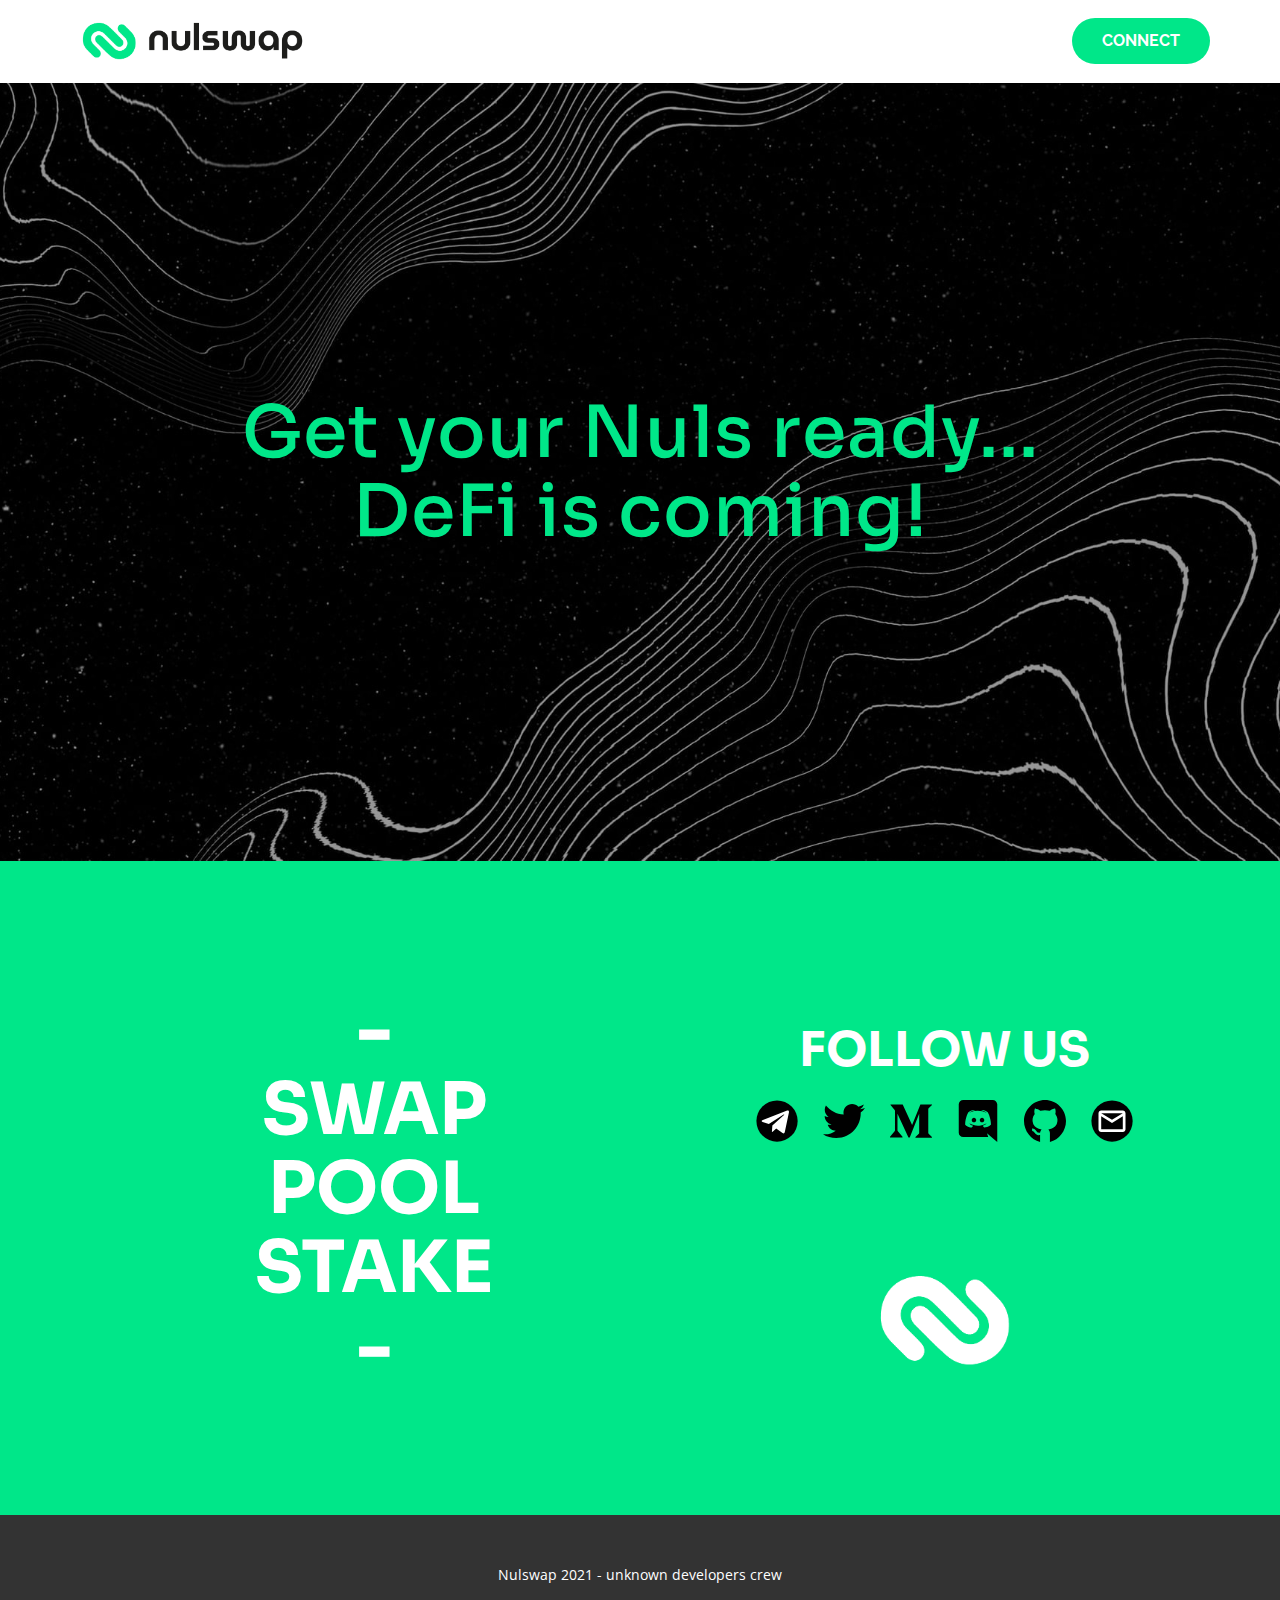
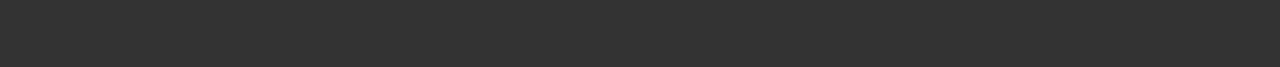
<file: pag.html>
<!DOCTYPE html>
<html style="font-size: 16px;">
  <head>
    <meta name="viewport" content="width=device-width, initial-scale=1.0">
    <meta charset="utf-8">
    <meta name="keywords" content="THE RIGHT&nbsp;TO DEPLOY&nbsp;NULS&nbsp;ON DEFI&nbsp;IS COMMING, Subscribe">
    <meta name="description" content="">
    <meta name="page_type" content="np-template-header-footer-from-plugin">
    <title>Nulswap</title>
    <link rel="stylesheet" href="nuls.css" media="screen">
<link rel="stylesheet" href="pag.css" media="screen">
    <script class="u-script" type="text/javascript" src="jquery.js" defer=""></script>
    <script class="u-script" type="text/javascript" src="nuls.js" defer=""></script>
    <meta name="generator" content="#">
    <link id="u-theme-google-font" rel="stylesheet" href="https://fonts.googleapis.com/css?family=Roboto:100,100i,300,300i,400,400i,500,500i,700,700i,900,900i|Open+Sans:300,300i,400,400i,600,600i,700,700i,800,800i">
    <link id="u-page-google-font" rel="stylesheet" href="https://fonts.googleapis.com/css?family=Raleway:100,100i,200,200i,300,300i,400,400i,500,500i,600,600i,700,700i,800,800i,900,900i|Sora:100,200,300,400,500,600,700,800">
    
    
    
    <script type="application/ld+json">{
		"@context": "http://schema.org",
		"@type": "Organization",
		"name": "Nulswap",
		"logo": "images/nulswap-02.png"
}</script>
    <meta name="theme-color" content="#478ac9">
    <meta property="og:title" content="Página Inicial">
    <meta property="og:type" content="website">
  </head>
  <body class="u-body"><header class="u-clearfix u-header u-header" id="sec-66b8"><div class="u-clearfix u-sheet u-sheet-1">
        <a href="https://twitter.com/nulswap" class="u-image u-logo u-image-1" data-image-width="1635" data-image-height="425" title="logo">
          <img src="images/nulswap-02.png" class="u-logo-image u-logo-image-1" data-image-width="208.9999">
        </a>
        <a href="#" class="u-border-none u-btn u-btn-round u-button-style u-custom-color-1 u-custom-font u-font-raleway u-radius-50 u-text-white u-btn-1">CONNECT</a>
      </div></header>
    <section class="u-align-center u-clearfix u-image u-shading u-section-1" id="carousel_64c7" data-image-width="1920" data-image-height="1044">
      <div class="u-clearfix u-sheet u-valign-middle-lg u-valign-middle-xl u-sheet-1">
        <h2 class="u-align-center-xs u-custom-font u-text u-text-custom-color-1 u-text-1">Get your Nuls ready...<br>DeFi is coming!
        </h2>
      </div>
    </section>
    <section class="u-clearfix u-custom-color-1 u-section-2" id="carousel_e13b">
      <div class="u-clearfix u-sheet u-valign-middle-lg u-valign-middle-md u-valign-middle-xl u-sheet-1">
        <div class="u-clearfix u-expanded-width u-layout-wrap u-layout-wrap-1">
          <div class="u-layout">
            <div class="u-layout-row">
              <div class="u-size-32">
                <div class="u-layout-col">
                  <div class="u-align-left u-container-style u-layout-cell u-left-cell u-size-60 u-layout-cell-1">
                    <div class="u-container-layout u-container-layout-1">
                      <h1 class="u-align-center u-custom-font u-text u-text-white u-text-1">-<br>sWAP<br>POOL<br>STAKE<br>-
                      </h1>
                    </div>
                  </div>
                </div>
              </div>
              <div class="u-size-28">
                <div class="u-layout-col">
                  <div class="u-container-style u-layout-cell u-right-cell u-size-30 u-layout-cell-2">
                    <div class="u-container-layout u-valign-middle-lg u-valign-middle-xl u-container-layout-2">
                      <h1 class="u-align-center u-custom-font u-text u-text-white u-text-2">fOLLOW us</h1>
                      <div class="u-align-center u-social-icons u-spacing-25 u-social-icons-1">
                        <a class="u-social-url" target="_blank" title="Telegram" href="https://t.me/nulswap"><span class="u-icon u-social-icon u-social-telegram u-text-black u-icon-1"><svg class="u-svg-link" preserveAspectRatio="xMidYMin slice" viewBox="0 0 112 112" style=""><use xmlns:xlink="http://www.w3.org/1999/xlink" xlink:href="#svg-d2a0"></use></svg><svg class="u-svg-content" viewBox="0 0 112 112" x="0" y="0" id="svg-d2a0"><circle fill="currentColor" cx="56.1" cy="56.1" r="55"></circle><path fill="#FFFFFF" d="M18.4,53.2l64.7-24.9c3-1.1,5.6,0.7,4.7,5.3l0,0l-11,51.8c-0.8,3.7-3,4.6-6.1,2.8L53.9,75.8l-8.1,7.8  c-0.9,0.9-1.7,1.6-3.4,1.6l1.2-17l31.1-28c1.4-1.2-0.3-1.9-2.1-0.7L34.2,63.7l-16.6-5.2C14,57.4,14,54.9,18.4,53.2L18.4,53.2z"></path></svg></span>
                        </a>
                        <a class="u-social-url" target="_blank" title="Twitter" href="https://twitter.com/nulswap"><span class="u-icon u-social-custom u-social-icon u-text-black u-icon-2"><svg class="u-svg-link" preserveAspectRatio="xMidYMin slice" viewBox="0 0 512 512" style=""><use xmlns:xlink="http://www.w3.org/1999/xlink" xlink:href="#svg-8301"></use></svg><svg class="u-svg-content" viewBox="0 0 512 512" x="0px" y="0px" id="svg-8301" style="enable-background:new 0 0 512 512;"><path style="fill:currentColor;" d="M512,97.248c-19.04,8.352-39.328,13.888-60.48,16.576c21.76-12.992,38.368-33.408,46.176-58.016  c-20.288,12.096-42.688,20.64-66.56,25.408C411.872,60.704,384.416,48,354.464,48c-58.112,0-104.896,47.168-104.896,104.992  c0,8.32,0.704,16.32,2.432,23.936c-87.264-4.256-164.48-46.08-216.352-109.792c-9.056,15.712-14.368,33.696-14.368,53.056  c0,36.352,18.72,68.576,46.624,87.232c-16.864-0.32-33.408-5.216-47.424-12.928c0,0.32,0,0.736,0,1.152  c0,51.008,36.384,93.376,84.096,103.136c-8.544,2.336-17.856,3.456-27.52,3.456c-6.72,0-13.504-0.384-19.872-1.792  c13.6,41.568,52.192,72.128,98.08,73.12c-35.712,27.936-81.056,44.768-130.144,44.768c-8.608,0-16.864-0.384-25.12-1.44  C46.496,446.88,101.6,464,161.024,464c193.152,0,298.752-160,298.752-298.688c0-4.64-0.16-9.12-0.384-13.568  C480.224,136.96,497.728,118.496,512,97.248z"></path></svg></span>
                        </a>
                        <a class="u-social-url" target="_blank" title="Medium" href="https://medium.com/@Nulswap"><span class="u-icon u-social-custom u-social-icon u-text-black u-icon-3"><svg class="u-svg-link" preserveAspectRatio="xMidYMin slice" viewBox="0 0 24 24" style=""><use xmlns:xlink="http://www.w3.org/1999/xlink" xlink:href="#svg-3776"></use></svg><svg class="u-svg-content" viewBox="0 0 24 24" id="svg-3776"><path d="m22.085 4.733 1.915-1.832v-.401h-6.634l-4.728 11.768-5.379-11.768h-6.956v.401l2.237 2.693c.218.199.332.49.303.783v10.583c.069.381-.055.773-.323 1.05l-2.52 3.054v.396h7.145v-.401l-2.52-3.049c-.273-.278-.402-.663-.347-1.05v-9.154l6.272 13.659h.729l5.393-13.659v10.881c0 .287 0 .346-.188.534l-1.94 1.877v.402h9.412v-.401l-1.87-1.831c-.164-.124-.249-.332-.214-.534v-13.467c-.035-.203.049-.411.213-.534z"></path></svg></span>
                        </a>
                        <a class="u-social-url" target="_blank" title="Discord" href="https://discord.gg/kMUdeHbpXz"><span class="u-icon u-social-custom u-social-icon u-text-black u-icon-4"><svg class="u-svg-link" preserveAspectRatio="xMidYMin slice" viewBox="0 0 24 24" style=""><use xmlns:xlink="http://www.w3.org/1999/xlink" xlink:href="#svg-8716"></use></svg><svg class="u-svg-content" viewBox="0 0 24 24" id="svg-8716"><path d="m3.58 21.196h14.259l-.681-2.205 1.629 1.398 1.493 1.338 2.72 2.273v-21.525c-.068-1.338-1.22-2.475-2.648-2.475l-16.767.003c-1.427 0-2.585 1.139-2.585 2.477v16.24c0 1.411 1.156 2.476 2.58 2.476zm10.548-15.513-.033.012.012-.012zm-7.631 1.269c1.833-1.334 3.532-1.27 3.532-1.27l.137.135c-2.243.535-3.26 1.537-3.26 1.537s.272-.133.747-.336c3.021-1.188 6.32-1.102 9.374.402 0 0-1.019-.937-3.124-1.537l.186-.183c.291.001 1.831.055 3.479 1.26 0 0 1.844 3.15 1.844 7.02-.061-.074-1.144 1.666-3.931 1.726 0 0-.472-.534-.808-1 1.63-.468 2.24-1.404 2.24-1.404-.535.337-1.023.537-1.419.737-.609.268-1.219.4-1.828.535-2.884.468-4.503-.315-6.033-.936l-.523-.266s.609.936 2.174 1.404c-.411.469-.818 1.002-.818 1.002-2.786-.066-3.802-1.806-3.802-1.806 0-3.876 1.833-7.02 1.833-7.02z"></path><path d="m14.308 12.771c.711 0 1.29-.6 1.29-1.34 0-.735-.576-1.335-1.29-1.335v.003c-.708 0-1.288.598-1.29 1.338 0 .734.579 1.334 1.29 1.334z"></path><path d="m9.69 12.771c.711 0 1.29-.6 1.29-1.34 0-.735-.575-1.335-1.286-1.335l-.004.003c-.711 0-1.29.598-1.29 1.338 0 .734.579 1.334 1.29 1.334z"></path></svg></span>
                        </a>
                        <a class="u-social-url" target="_blank" title="Custom" href=""><span class="u-icon u-social-custom u-social-icon u-text-black u-icon-5"><svg class="u-svg-link" preserveAspectRatio="xMidYMin slice" viewBox="0 0 512 512" style=""><use xmlns:xlink="http://www.w3.org/1999/xlink" xlink:href="#svg-b344"></use></svg><svg class="u-svg-content" viewBox="0 0 512 512" id="svg-b344"><path d="m256 0c-140.609375 0-256 115.390625-256 256 0 119.988281 84.195312 228.984375 196 256v-84.695312c-11.078125 2.425781-21.273438 2.496093-32.550781-.828126-15.128907-4.464843-27.421875-14.542968-36.546875-29.910156-5.816406-9.8125-16.125-20.453125-26.878906-19.671875l-2.636719-29.882812c23.253906-1.992188 43.371093 14.167969 55.3125 34.230469 5.304687 8.921874 11.410156 14.152343 19.246093 16.464843 7.574219 2.230469 15.707032 1.160157 25.183594-2.1875 2.378906-18.972656 11.070313-26.074219 17.636719-36.074219v-.015624c-66.679687-9.945313-93.253906-45.320313-103.800781-73.242188-13.976563-37.074219-6.476563-83.390625 18.238281-112.660156.480469-.570313 1.347656-2.0625 1.011719-3.105469-11.332032-34.230469 2.476562-62.546875 2.984375-65.550781 13.078125 3.867187 15.203125-3.890625 56.808593 21.386718l7.191407 4.320313c3.007812 1.792969 2.0625.769531 5.070312.542969 17.371094-4.71875 35.683594-7.324219 53.726563-7.558594 18.179687.234375 36.375 2.839844 54.464844 7.75l2.328124.234375c-.203124-.03125.632813-.148437 2.035157-.984375 51.972656-31.480469 50.105469-21.191406 64.042969-25.722656.503906 3.007812 14.128906 31.785156 2.917968 65.582031-1.511718 4.65625 45.058594 47.300781 19.246094 115.753906-10.546875 27.933594-37.117188 63.308594-103.796875 73.253907v.015624c8.546875 13.027344 18.816406 19.957032 18.761719 46.832032v105.722656c111.808594-27.015625 196-136.011719 196-256 .003906-140.609375-115.386719-256-255.996094-256zm0 0"></path></svg></span>
                        </a>
                        <a class="u-social-url" target="_blank" title="Email" href="mailto:info@nulswap.com?subject=get%20in%20touch"><span class="u-icon u-social-email u-social-icon u-text-black u-icon-6"><svg class="u-svg-link" preserveAspectRatio="xMidYMin slice" viewBox="0 0 112 112" style=""><use xmlns:xlink="http://www.w3.org/1999/xlink" xlink:href="#svg-ae73"></use></svg><svg class="u-svg-content" viewBox="0 0 112 112" x="0" y="0" id="svg-ae73"><circle fill="currentColor" cx="56.1" cy="56.1" r="55"></circle><path id="path3864" fill="#FFFFFF" d="M27.2,28h57.6c4,0,7.2,3.2,7.2,7.2l0,0v42.7c0,3.9-3.2,7.2-7.2,7.2l0,0H27.2
	c-4,0-7.2-3.2-7.2-7.2V35.2C20,31.1,23.2,28,27.2,28 M56,52.9l28.8-17.8H27.2L56,52.9 M27.2,77.7h57.6V43.5L56,61.3L27.2,43.5V77.7z
	"></path></svg></span>
                        </a>
                      </div>
                    </div>
                  </div>
                  <div class="u-container-style u-layout-cell u-right-cell u-size-30 u-layout-cell-3">
                    <div class="u-container-layout u-container-layout-3">
                      <img class="u-align-center u-image u-image-default u-preserve-proportions u-image-1"  src="images/nulswap-03.png" alt="" data-image-width="523" data-image-height="523">
                    </div>
                  </div>
                </div>
              </div>
            </div>
          </div>
        </div>
      </div>
    </section>
    
    
    <footer class="u-align-center u-clearfix u-footer u-grey-80 u-footer" id="sec-6672"><div class="u-clearfix u-sheet u-sheet-1">
        <p class="u-small-text u-text u-text-variant u-text-1">Nulswap 2021 - unknown developers crew</p>
      </div></footer>
    <section class="u-backlink u-clearfix u-grey-80">
    </section>
  </body>
</html>
</file>
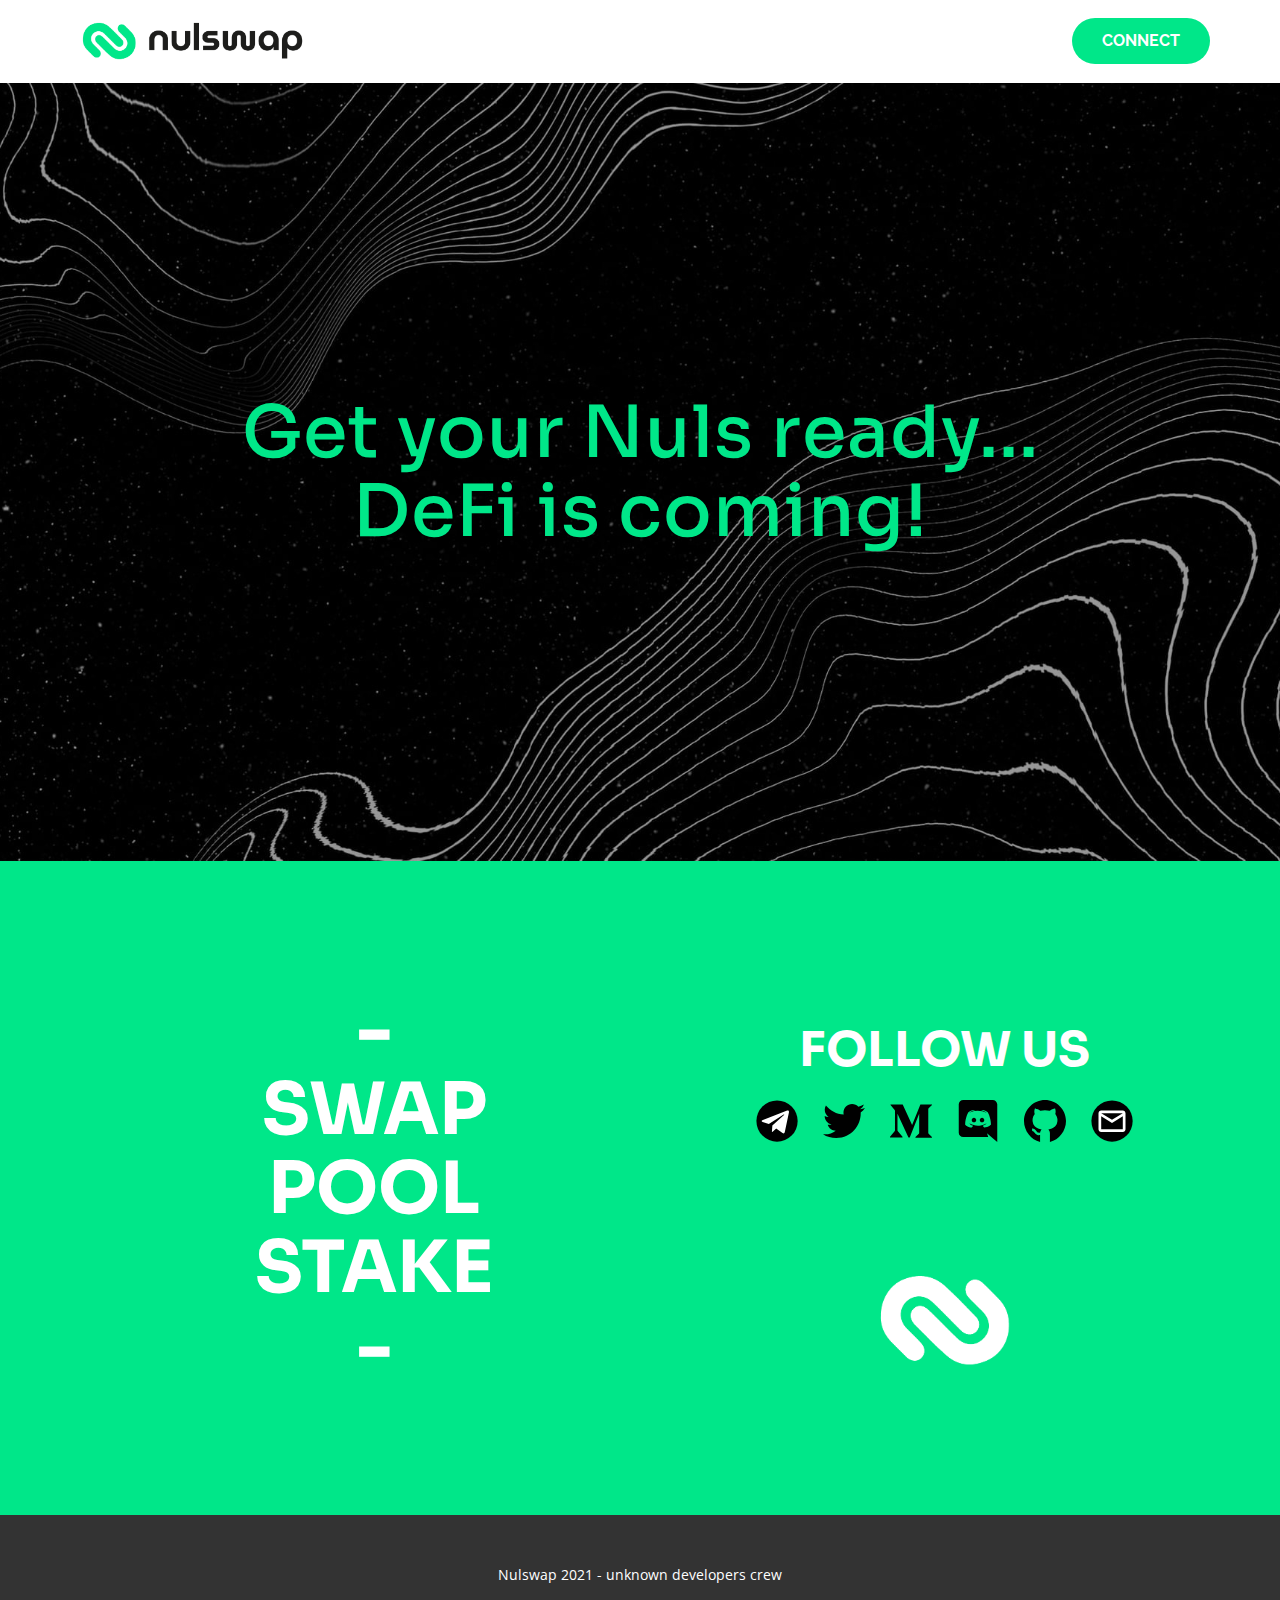
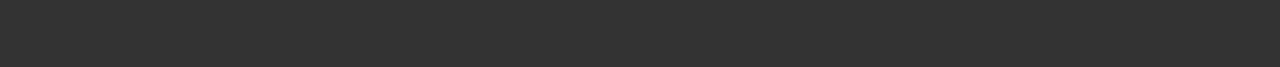
<file: Página-Inicial.html>
<!DOCTYPE html>
<html style="font-size: 16px;">
  <head>
    <meta name="viewport" content="width=device-width, initial-scale=1.0">
    <meta charset="utf-8">
    <meta name="keywords" content="THE RIGHT&nbsp;TO DEPLOY&nbsp;NULS&nbsp;ON DEFI&nbsp;IS COMMING, Subscribe">
    <meta name="description" content="">
    <meta name="page_type" content="np-template-header-footer-from-plugin">
    <title>Nulswap</title>
    <link rel="stylesheet" href="nuls.css" media="screen">
<link rel="stylesheet" href="Página-Inicial.css" media="screen">
    <script class="u-script" type="text/javascript" src="jquery.js" defer=""></script>
    <script class="u-script" type="text/javascript" src="nuls.js" defer=""></script>
    <meta name="generator" content="#">
    <link id="u-theme-google-font" rel="stylesheet" href="https://fonts.googleapis.com/css?family=Roboto:100,100i,300,300i,400,400i,500,500i,700,700i,900,900i|Open+Sans:300,300i,400,400i,600,600i,700,700i,800,800i">
    <link id="u-page-google-font" rel="stylesheet" href="https://fonts.googleapis.com/css?family=Raleway:100,100i,200,200i,300,300i,400,400i,500,500i,600,600i,700,700i,800,800i,900,900i|Sora:100,200,300,400,500,600,700,800">
    
    
    
    <script type="application/ld+json">{
		"@context": "http://schema.org",
		"@type": "Organization",
		"name": "Nulswap",
		"logo": "images/nulswap-02.png"
}</script>
    <meta name="theme-color" content="#478ac9">
    <meta property="og:title" content="Página Inicial">
    <meta property="og:type" content="website">
  </head>
  <body class="u-body"><header class="u-clearfix u-header u-header" id="sec-66b8"><div class="u-clearfix u-sheet u-sheet-1">
        <a href="https://twitter.com/nulswap" class="u-image u-logo u-image-1" data-image-width="1635" data-image-height="425" title="logo">
          <img src="images/nulswap-02.png" class="u-logo-image u-logo-image-1" data-image-width="208.9999">
        </a>
        <a href="#" class="u-border-none u-btn u-btn-round u-button-style u-custom-color-1 u-custom-font u-font-raleway u-radius-50 u-text-white u-btn-1">CONNECT</a>
      </div></header>
    <section class="u-align-center u-clearfix u-image u-shading u-section-1" id="carousel_64c7" data-image-width="1920" data-image-height="1044">
      <div class="u-clearfix u-sheet u-valign-middle-lg u-valign-middle-xl u-sheet-1">
        <h2 class="u-align-center-xs u-custom-font u-text u-text-custom-color-1 u-text-1">Get your Nuls ready...<br>DeFi is coming!
        </h2>
      </div>
    </section>
    <section class="u-clearfix u-custom-color-1 u-section-2" id="carousel_e13b">
      <div class="u-clearfix u-sheet u-valign-middle-lg u-valign-middle-md u-valign-middle-xl u-sheet-1">
        <div class="u-clearfix u-expanded-width u-layout-wrap u-layout-wrap-1">
          <div class="u-layout">
            <div class="u-layout-row">
              <div class="u-size-32">
                <div class="u-layout-col">
                  <div class="u-align-left u-container-style u-layout-cell u-left-cell u-size-60 u-layout-cell-1">
                    <div class="u-container-layout u-container-layout-1">
                      <h1 class="u-align-center u-custom-font u-text u-text-white u-text-1">-<br>sWAP<br>POOL<br>STAKE<br>-
                      </h1>
                    </div>
                  </div>
                </div>
              </div>
              <div class="u-size-28">
                <div class="u-layout-col">
                  <div class="u-container-style u-layout-cell u-right-cell u-size-30 u-layout-cell-2">
                    <div class="u-container-layout u-valign-middle-lg u-valign-middle-xl u-container-layout-2">
                      <h1 class="u-align-center u-custom-font u-text u-text-white u-text-2">fOLLOW us</h1>
                      <div class="u-align-center u-social-icons u-spacing-25 u-social-icons-1">
                        <a class="u-social-url" target="_blank" title="Telegram" href="https://t.me/nulswap"><span class="u-icon u-social-icon u-social-telegram u-text-black u-icon-1"><svg class="u-svg-link" preserveAspectRatio="xMidYMin slice" viewBox="0 0 112 112" style=""><use xmlns:xlink="http://www.w3.org/1999/xlink" xlink:href="#svg-d2a0"></use></svg><svg class="u-svg-content" viewBox="0 0 112 112" x="0" y="0" id="svg-d2a0"><circle fill="currentColor" cx="56.1" cy="56.1" r="55"></circle><path fill="#FFFFFF" d="M18.4,53.2l64.7-24.9c3-1.1,5.6,0.7,4.7,5.3l0,0l-11,51.8c-0.8,3.7-3,4.6-6.1,2.8L53.9,75.8l-8.1,7.8  c-0.9,0.9-1.7,1.6-3.4,1.6l1.2-17l31.1-28c1.4-1.2-0.3-1.9-2.1-0.7L34.2,63.7l-16.6-5.2C14,57.4,14,54.9,18.4,53.2L18.4,53.2z"></path></svg></span>
                        </a>
                        <a class="u-social-url" target="_blank" title="Twitter" href="https://twitter.com/nulswap"><span class="u-icon u-social-custom u-social-icon u-text-black u-icon-2"><svg class="u-svg-link" preserveAspectRatio="xMidYMin slice" viewBox="0 0 512 512" style=""><use xmlns:xlink="http://www.w3.org/1999/xlink" xlink:href="#svg-8301"></use></svg><svg class="u-svg-content" viewBox="0 0 512 512" x="0px" y="0px" id="svg-8301" style="enable-background:new 0 0 512 512;"><path style="fill:currentColor;" d="M512,97.248c-19.04,8.352-39.328,13.888-60.48,16.576c21.76-12.992,38.368-33.408,46.176-58.016  c-20.288,12.096-42.688,20.64-66.56,25.408C411.872,60.704,384.416,48,354.464,48c-58.112,0-104.896,47.168-104.896,104.992  c0,8.32,0.704,16.32,2.432,23.936c-87.264-4.256-164.48-46.08-216.352-109.792c-9.056,15.712-14.368,33.696-14.368,53.056  c0,36.352,18.72,68.576,46.624,87.232c-16.864-0.32-33.408-5.216-47.424-12.928c0,0.32,0,0.736,0,1.152  c0,51.008,36.384,93.376,84.096,103.136c-8.544,2.336-17.856,3.456-27.52,3.456c-6.72,0-13.504-0.384-19.872-1.792  c13.6,41.568,52.192,72.128,98.08,73.12c-35.712,27.936-81.056,44.768-130.144,44.768c-8.608,0-16.864-0.384-25.12-1.44  C46.496,446.88,101.6,464,161.024,464c193.152,0,298.752-160,298.752-298.688c0-4.64-0.16-9.12-0.384-13.568  C480.224,136.96,497.728,118.496,512,97.248z"></path></svg></span>
                        </a>
                        <a class="u-social-url" target="_blank" title="Medium" href="https://medium.com/@Nulswap"><span class="u-icon u-social-custom u-social-icon u-text-black u-icon-3"><svg class="u-svg-link" preserveAspectRatio="xMidYMin slice" viewBox="0 0 24 24" style=""><use xmlns:xlink="http://www.w3.org/1999/xlink" xlink:href="#svg-3776"></use></svg><svg class="u-svg-content" viewBox="0 0 24 24" id="svg-3776"><path d="m22.085 4.733 1.915-1.832v-.401h-6.634l-4.728 11.768-5.379-11.768h-6.956v.401l2.237 2.693c.218.199.332.49.303.783v10.583c.069.381-.055.773-.323 1.05l-2.52 3.054v.396h7.145v-.401l-2.52-3.049c-.273-.278-.402-.663-.347-1.05v-9.154l6.272 13.659h.729l5.393-13.659v10.881c0 .287 0 .346-.188.534l-1.94 1.877v.402h9.412v-.401l-1.87-1.831c-.164-.124-.249-.332-.214-.534v-13.467c-.035-.203.049-.411.213-.534z"></path></svg></span>
                        </a>
                        <a class="u-social-url" target="_blank" title="Discord" href="https://discord.gg/kMUdeHbpXz"><span class="u-icon u-social-custom u-social-icon u-text-black u-icon-4"><svg class="u-svg-link" preserveAspectRatio="xMidYMin slice" viewBox="0 0 24 24" style=""><use xmlns:xlink="http://www.w3.org/1999/xlink" xlink:href="#svg-8716"></use></svg><svg class="u-svg-content" viewBox="0 0 24 24" id="svg-8716"><path d="m3.58 21.196h14.259l-.681-2.205 1.629 1.398 1.493 1.338 2.72 2.273v-21.525c-.068-1.338-1.22-2.475-2.648-2.475l-16.767.003c-1.427 0-2.585 1.139-2.585 2.477v16.24c0 1.411 1.156 2.476 2.58 2.476zm10.548-15.513-.033.012.012-.012zm-7.631 1.269c1.833-1.334 3.532-1.27 3.532-1.27l.137.135c-2.243.535-3.26 1.537-3.26 1.537s.272-.133.747-.336c3.021-1.188 6.32-1.102 9.374.402 0 0-1.019-.937-3.124-1.537l.186-.183c.291.001 1.831.055 3.479 1.26 0 0 1.844 3.15 1.844 7.02-.061-.074-1.144 1.666-3.931 1.726 0 0-.472-.534-.808-1 1.63-.468 2.24-1.404 2.24-1.404-.535.337-1.023.537-1.419.737-.609.268-1.219.4-1.828.535-2.884.468-4.503-.315-6.033-.936l-.523-.266s.609.936 2.174 1.404c-.411.469-.818 1.002-.818 1.002-2.786-.066-3.802-1.806-3.802-1.806 0-3.876 1.833-7.02 1.833-7.02z"></path><path d="m14.308 12.771c.711 0 1.29-.6 1.29-1.34 0-.735-.576-1.335-1.29-1.335v.003c-.708 0-1.288.598-1.29 1.338 0 .734.579 1.334 1.29 1.334z"></path><path d="m9.69 12.771c.711 0 1.29-.6 1.29-1.34 0-.735-.575-1.335-1.286-1.335l-.004.003c-.711 0-1.29.598-1.29 1.338 0 .734.579 1.334 1.29 1.334z"></path></svg></span>
                        </a>
                        <a class="u-social-url" target="_blank" title="Custom" href=""><span class="u-icon u-social-custom u-social-icon u-text-black u-icon-5"><svg class="u-svg-link" preserveAspectRatio="xMidYMin slice" viewBox="0 0 512 512" style=""><use xmlns:xlink="http://www.w3.org/1999/xlink" xlink:href="#svg-b344"></use></svg><svg class="u-svg-content" viewBox="0 0 512 512" id="svg-b344"><path d="m256 0c-140.609375 0-256 115.390625-256 256 0 119.988281 84.195312 228.984375 196 256v-84.695312c-11.078125 2.425781-21.273438 2.496093-32.550781-.828126-15.128907-4.464843-27.421875-14.542968-36.546875-29.910156-5.816406-9.8125-16.125-20.453125-26.878906-19.671875l-2.636719-29.882812c23.253906-1.992188 43.371093 14.167969 55.3125 34.230469 5.304687 8.921874 11.410156 14.152343 19.246093 16.464843 7.574219 2.230469 15.707032 1.160157 25.183594-2.1875 2.378906-18.972656 11.070313-26.074219 17.636719-36.074219v-.015624c-66.679687-9.945313-93.253906-45.320313-103.800781-73.242188-13.976563-37.074219-6.476563-83.390625 18.238281-112.660156.480469-.570313 1.347656-2.0625 1.011719-3.105469-11.332032-34.230469 2.476562-62.546875 2.984375-65.550781 13.078125 3.867187 15.203125-3.890625 56.808593 21.386718l7.191407 4.320313c3.007812 1.792969 2.0625.769531 5.070312.542969 17.371094-4.71875 35.683594-7.324219 53.726563-7.558594 18.179687.234375 36.375 2.839844 54.464844 7.75l2.328124.234375c-.203124-.03125.632813-.148437 2.035157-.984375 51.972656-31.480469 50.105469-21.191406 64.042969-25.722656.503906 3.007812 14.128906 31.785156 2.917968 65.582031-1.511718 4.65625 45.058594 47.300781 19.246094 115.753906-10.546875 27.933594-37.117188 63.308594-103.796875 73.253907v.015624c8.546875 13.027344 18.816406 19.957032 18.761719 46.832032v105.722656c111.808594-27.015625 196-136.011719 196-256 .003906-140.609375-115.386719-256-255.996094-256zm0 0"></path></svg></span>
                        </a>
                        <a class="u-social-url" target="_blank" title="Email" href="mailto:info@nulswap.com?subject=get%20in%20touch"><span class="u-icon u-social-email u-social-icon u-text-black u-icon-6"><svg class="u-svg-link" preserveAspectRatio="xMidYMin slice" viewBox="0 0 112 112" style=""><use xmlns:xlink="http://www.w3.org/1999/xlink" xlink:href="#svg-ae73"></use></svg><svg class="u-svg-content" viewBox="0 0 112 112" x="0" y="0" id="svg-ae73"><circle fill="currentColor" cx="56.1" cy="56.1" r="55"></circle><path id="path3864" fill="#FFFFFF" d="M27.2,28h57.6c4,0,7.2,3.2,7.2,7.2l0,0v42.7c0,3.9-3.2,7.2-7.2,7.2l0,0H27.2
	c-4,0-7.2-3.2-7.2-7.2V35.2C20,31.1,23.2,28,27.2,28 M56,52.9l28.8-17.8H27.2L56,52.9 M27.2,77.7h57.6V43.5L56,61.3L27.2,43.5V77.7z
	"></path></svg></span>
                        </a>
                      </div>
                    </div>
                  </div>
                  <div class="u-container-style u-layout-cell u-right-cell u-size-30 u-layout-cell-3">
                    <div class="u-container-layout u-container-layout-3">
                      <img class="u-align-center u-image u-image-default u-preserve-proportions u-image-1" src="images/nulswap-03.png" alt="" data-image-width="523" data-image-height="523">
                    </div>
                  </div>
                </div>
              </div>
            </div>
          </div>
        </div>
      </div>
    </section>
    
    
    <footer class="u-align-center u-clearfix u-footer u-grey-80 u-footer" id="sec-6672"><div class="u-clearfix u-sheet u-sheet-1">
        <p class="u-small-text u-text u-text-variant u-text-1">Nulswap 2021 - unknown developers crew</p>
      </div></footer>
    <section class="u-backlink u-clearfix u-grey-80">
    </section>
  </body>
</html>
</file>
